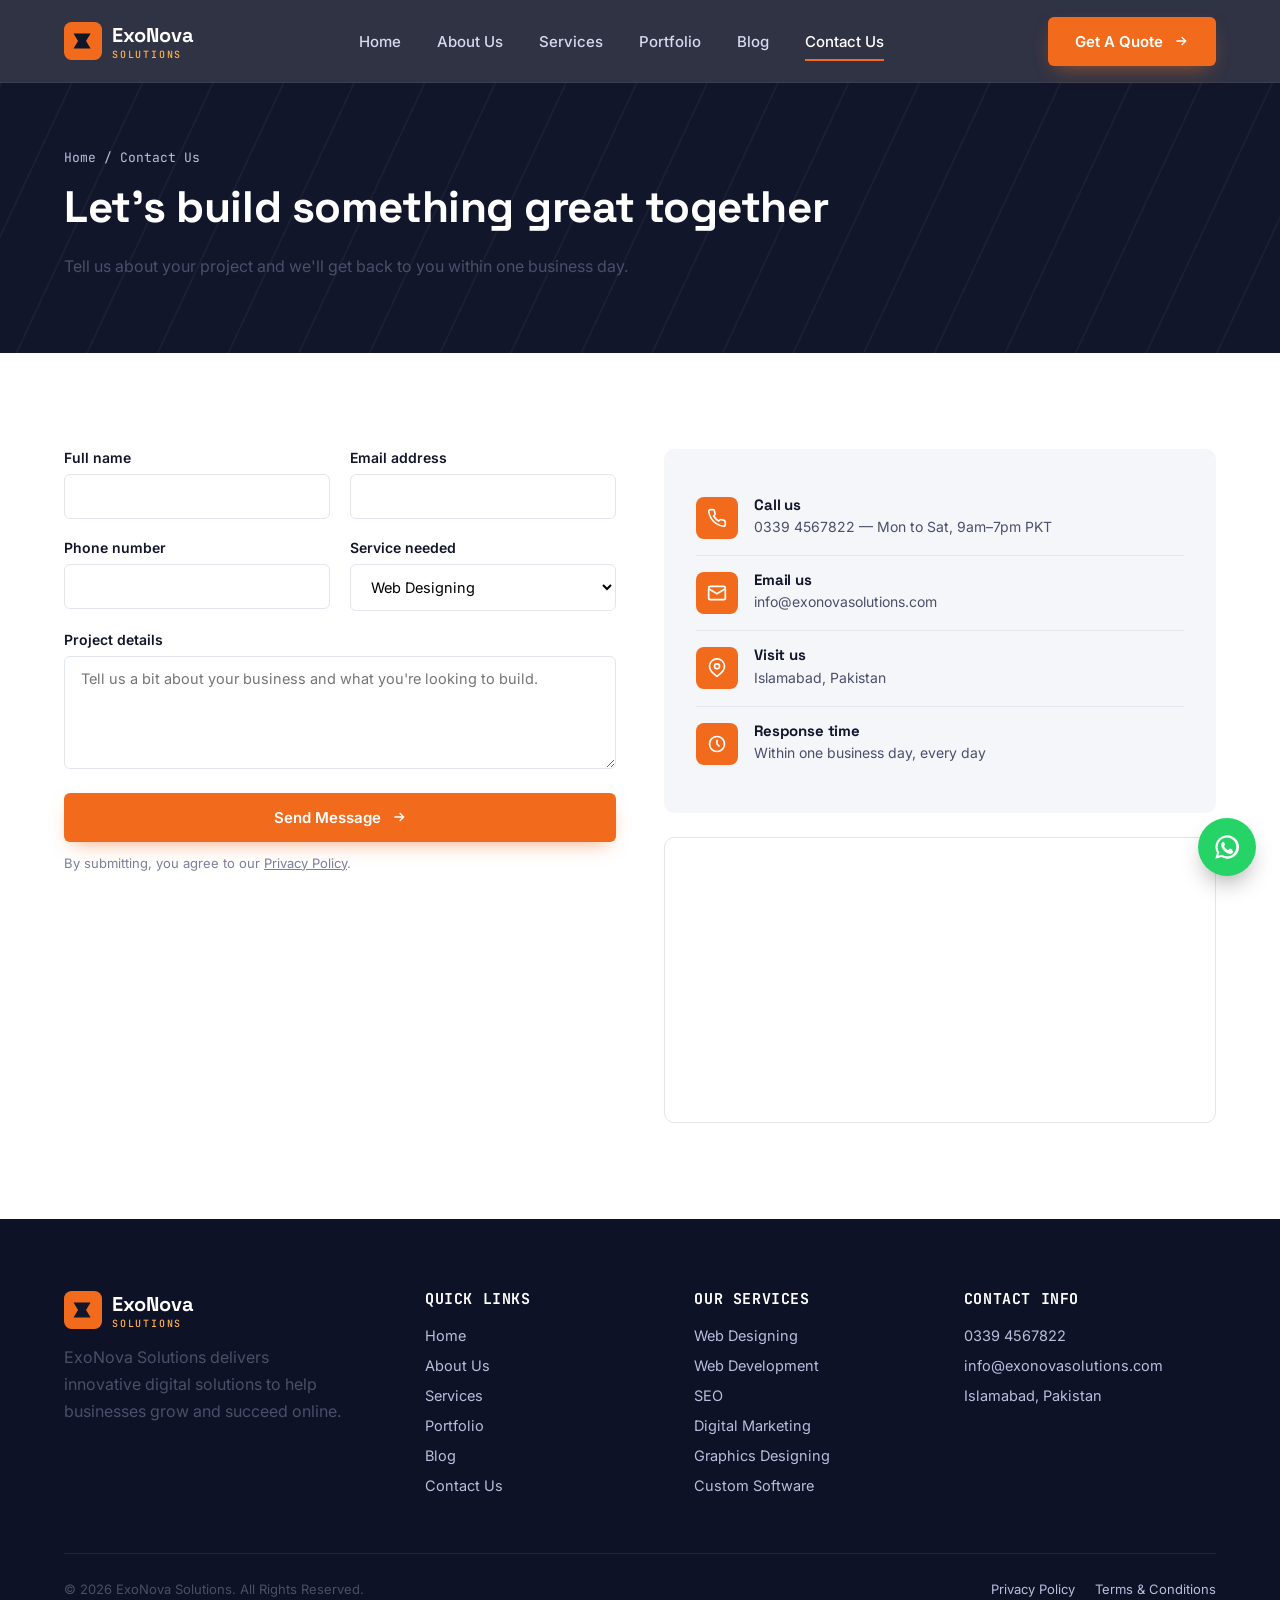
<file: contact.html>
<!DOCTYPE html>
<html lang="en">
<head>
<meta charset="UTF-8">
<meta name="viewport" content="width=device-width, initial-scale=1.0">
<title>Contact ExoNova Solutions | Get A Quote Today</title>
<meta name="description" content="Get in touch with ExoNova Solutions in Islamabad for web design, development, SEO, marketing and custom software. Call 0339 4567822 or send us a message.">
<link rel="canonical" href="https://www.exonovasolutions.com/contact.html">
<meta name="robots" content="index, follow">
<meta property="og:type" content="website">
<meta property="og:title" content="Contact ExoNova Solutions">
<meta property="og:description" content="Tell us about your project — we reply within one business day.">
<meta property="og:url" content="https://www.exonovasolutions.com/contact.html">
<link rel="icon" href="data:image/svg+xml,<svg xmlns=%22http://www.w3.org/2000/svg%22 viewBox=%220 0 100 100%22><rect width=%22100%22 height=%22100%22 rx=%2220%22 fill=%22%2312162B%22/><path d=%22M25 30h45L58 50l12 20H25l12-20z%22 fill=%22%23F26B1D%22/></svg>">
<link rel="preconnect" href="https://fonts.googleapis.com">
<link rel="preconnect" href="https://fonts.gstatic.com" crossorigin>
<link href="https://fonts.googleapis.com/css2?family=Space+Grotesk:wght@500;600;700&family=Inter:wght@400;500;600;700&family=JetBrains+Mono:wght@400;500&display=swap" rel="stylesheet">
<link rel="stylesheet" href="css/style.css">
<script type="application/ld+json">
{
  "@context": "https://schema.org",
  "@type": "BreadcrumbList",
  "itemListElement": [
    {"@type":"ListItem","position":1,"name":"Home","item":"https://www.exonovasolutions.com/"},
    {"@type":"ListItem","position":2,"name":"Contact Us","item":"https://www.exonovasolutions.com/contact.html"}
  ]
}
</script>
<script type="application/ld+json">
{
  "@context": "https://schema.org",
  "@type": "ContactPage",
  "name": "Contact ExoNova Solutions",
  "url": "https://www.exonovasolutions.com/contact.html",
  "mainEntity": {
    "@type": "Organization",
    "name": "ExoNova Solutions",
    "contactPoint": {
      "@type": "ContactPoint",
      "telephone": "+92-339-4567822",
      "contactType": "customer service",
      "areaServed": "PK",
      "availableLanguage": ["English","Urdu"]
    }
  }
}
</script>
</head>
<body>
<a class="skip-link" href="#main">Skip to main content</a>
<header class="site-header">
  <div class="container">
    <a href="index.html" class="logo" aria-label="ExoNova Solutions home">
      <svg class="logo-mark" viewBox="0 0 100 100" aria-hidden="true"><rect width="100" height="100" rx="20" fill="#F26B1D"/><path d="M25 30h45L58 50l12 20H25l12-20z" fill="#12162B"/></svg>
      <span>ExoNova<br><small>SOLUTIONS</small></span>
    </a>
    <nav class="nav" aria-label="Primary">
      <a href="index.html">Home</a>
      <a href="about.html">About Us</a>
      <a href="services.html">Services</a>
      <a href="portfolio.html">Portfolio</a>
      <a href="blog.html">Blog</a>
      <a href="contact.html" aria-current="page">Contact Us</a>
    </nav>
    <div class="header-actions">
      <a href="contact.html" class="btn btn-primary">Get A Quote
        <svg viewBox="0 0 24 24" fill="none" stroke="currentColor" stroke-width="2"><path d="M5 12h14M13 6l6 6-6 6"/></svg>
      </a>
      <button class="menu-toggle" aria-label="Toggle menu" aria-expanded="false">
        <svg viewBox="0 0 24 24" fill="none" stroke="currentColor" stroke-width="2"><path d="M3 6h18M3 12h18M3 18h18"/></svg>
      </button>
    </div>
  </div>
</header>

<main id="main">
  <section class="page-hero">
    <div class="container">
      <p class="breadcrumb"><a href="index.html">Home</a> / Contact Us</p>
      <h1>Let's build something great together</h1>
      <p style="max-width:600px;">Tell us about your project and we'll get back to you within one business day.</p>
    </div>
  </section>

  <section class="section">
    <div class="container grid grid-2" style="gap:48px; align-items:flex-start;">
      <div data-reveal>
        <div class="form-success">Thanks — your message has been received. We'll be in touch within one business day.</div>
        <form id="contact-form" novalidate>
          <div class="form-grid">
            <div class="form-field"><label for="name">Full name</label><input id="name" name="name" type="text" required autocomplete="name"></div>
            <div class="form-field"><label for="email">Email address</label><input id="email" name="email" type="email" required autocomplete="email"></div>
          </div>
          <div class="form-grid">
            <div class="form-field"><label for="phone">Phone number</label><input id="phone" name="phone" type="tel" autocomplete="tel"></div>
            <div class="form-field"><label for="service">Service needed</label>
              <select id="service" name="service">
                <option>Web Designing</option>
                <option>Web Development</option>
                <option>SEO</option>
                <option>Digital Marketing</option>
                <option>Graphics Designing</option>
                <option>Custom Software</option>
                <option>Not sure yet</option>
              </select>
            </div>
          </div>
          <div class="form-field"><label for="message">Project details</label><textarea id="message" name="message" rows="5" required placeholder="Tell us a bit about your business and what you're looking to build."></textarea></div>
          <button type="submit" class="btn btn-primary btn-block">Send Message
            <svg viewBox="0 0 24 24" fill="none" stroke="currentColor" stroke-width="2"><path d="M5 12h14M13 6l6 6-6 6"/></svg>
          </button>
          <p class="form-note">By submitting, you agree to our <a href="privacy-policy.html" style="text-decoration:underline;">Privacy Policy</a>.</p>
        </form>
      </div>

      <div data-reveal>
        <div class="contact-info-card">
          <ul>
            <li><div class="ic"><svg viewBox="0 0 24 24" fill="none" stroke="currentColor" stroke-width="2"><path d="M22 16.9v3a2 2 0 0 1-2.2 2 19.8 19.8 0 0 1-8.6-3.1 19.5 19.5 0 0 1-6-6A19.8 19.8 0 0 1 2.1 4.2 2 2 0 0 1 4 2h3a2 2 0 0 1 2 1.7c.1.9.3 1.8.6 2.6a2 2 0 0 1-.4 2.1L8 9.6a16 16 0 0 0 6 6l1.2-1.2a2 2 0 0 1 2.1-.4c.8.3 1.7.5 2.6.6a2 2 0 0 1 1.7 2z"/></svg></div><div><h4>Call us</h4><p><a href="tel:+923394567822">0339 4567822</a> — Mon to Sat, 9am–7pm PKT</p></div></li>
            <li><div class="ic"><svg viewBox="0 0 24 24" fill="none" stroke="currentColor" stroke-width="2"><rect x="2" y="4" width="20" height="16" rx="2"/><path d="m2 7 10 6 10-6"/></svg></div><div><h4>Email us</h4><p><a href="mailto:info@exonovasolutions.com">info@exonovasolutions.com</a></p></div></li>
            <li><div class="ic"><svg viewBox="0 0 24 24" fill="none" stroke="currentColor" stroke-width="2"><path d="M21 10c0 6-9 12-9 12S3 16 3 10a9 9 0 0 1 18 0z"/><circle cx="12" cy="10" r="3"/></svg></div><div><h4>Visit us</h4><p>Islamabad, Pakistan</p></div></li>
            <li><div class="ic"><svg viewBox="0 0 24 24" fill="none" stroke="currentColor" stroke-width="2"><circle cx="12" cy="12" r="9"/><path d="M12 7v5l3 3"/></svg></div><div><h4>Response time</h4><p>Within one business day, every day</p></div></li>
          </ul>
        </div>
        <div class="map-frame" style="margin-top:24px;">
          <iframe title="ExoNova Solutions location map — Islamabad, Pakistan" src="https://www.google.com/maps?q=Islamabad,Pakistan&output=embed" width="100%" height="280" style="border:0;" loading="lazy" referrerpolicy="no-referrer-when-downgrade"></iframe>
        </div>
      </div>
    </div>
  </section>
</main>

<footer class="site-footer">
  <div class="container">
    <div class="footer-grid">
      <div>
        <a href="index.html" class="logo" style="margin-bottom:14px;">
          <svg class="logo-mark" viewBox="0 0 100 100" aria-hidden="true"><rect width="100" height="100" rx="20" fill="#F26B1D"/><path d="M25 30h45L58 50l12 20H25l12-20z" fill="#12162B"/></svg>
          <span>ExoNova<br><small>SOLUTIONS</small></span>
        </a>
        <p style="max-width:280px;">ExoNova Solutions delivers innovative digital solutions to help businesses grow and succeed online.</p>
      </div>
      <div><h4>Quick Links</h4><ul>
        <li><a href="index.html">Home</a></li><li><a href="about.html">About Us</a></li><li><a href="services.html">Services</a></li><li><a href="portfolio.html">Portfolio</a></li><li><a href="blog.html">Blog</a></li><li><a href="contact.html">Contact Us</a></li>
      </ul></div>
      <div><h4>Our Services</h4><ul>
        <li><a href="services.html#web-design">Web Designing</a></li><li><a href="services.html#web-development">Web Development</a></li><li><a href="services.html#seo">SEO</a></li><li><a href="services.html#digital-marketing">Digital Marketing</a></li><li><a href="services.html#graphics">Graphics Designing</a></li><li><a href="services.html#custom-software">Custom Software</a></li>
      </ul></div>
      <div><h4>Contact Info</h4><ul>
        <li><a href="tel:+923394567822">0339 4567822</a></li><li><a href="mailto:info@exonovasolutions.com">info@exonovasolutions.com</a></li><li><a href="contact.html">Islamabad, Pakistan</a></li>
      </ul></div>
    </div>
    <div class="footer-bottom">
      <p style="margin:0;">© 2026 ExoNova Solutions. All Rights Reserved.</p>
      <div class="legal"><a href="privacy-policy.html">Privacy Policy</a><a href="terms.html">Terms &amp; Conditions</a></div>
    </div>
  </div>
</footer>
<a href="https://wa.me/923394567822" class="whatsapp-fab" aria-label="Chat on WhatsApp" target="_blank" rel="noopener"><svg viewBox="0 0 24 24" fill="currentColor"><path d="M12 2a10 10 0 0 0-8.6 15L2 22l5.2-1.4A10 10 0 1 0 12 2zm0 18a8 8 0 0 1-4.1-1.1l-.3-.2-3 .8.8-2.9-.2-.3A8 8 0 1 1 12 20zm4.4-5.9c-.2-.1-1.4-.7-1.6-.8-.2-.1-.4-.1-.5.1-.2.2-.6.8-.8 1-.1.1-.3.2-.5.1-.7-.3-1.4-.7-2-1.3-.5-.5-1-1.1-1.4-1.7-.1-.2 0-.4.1-.5l.4-.4c.1-.1.1-.3.2-.4.1-.1 0-.3 0-.4-.1-.1-.5-1.3-.7-1.7-.2-.5-.4-.4-.5-.4h-.5c-.2 0-.4.1-.6.3-.7.7-1 1.5-1 2.4.1 1 .5 2 1.1 2.9 1.1 1.7 2.5 3.1 4.3 4 .5.2 1 .4 1.5.5.6.2 1.1.2 1.6.1.5-.1 1.4-.6 1.6-1.1.2-.5.2-1 .1-1.1 0-.2-.2-.2-.4-.3z"/></svg></a>
<script src="js/script.js"></script>
</body>
</html>
</file>
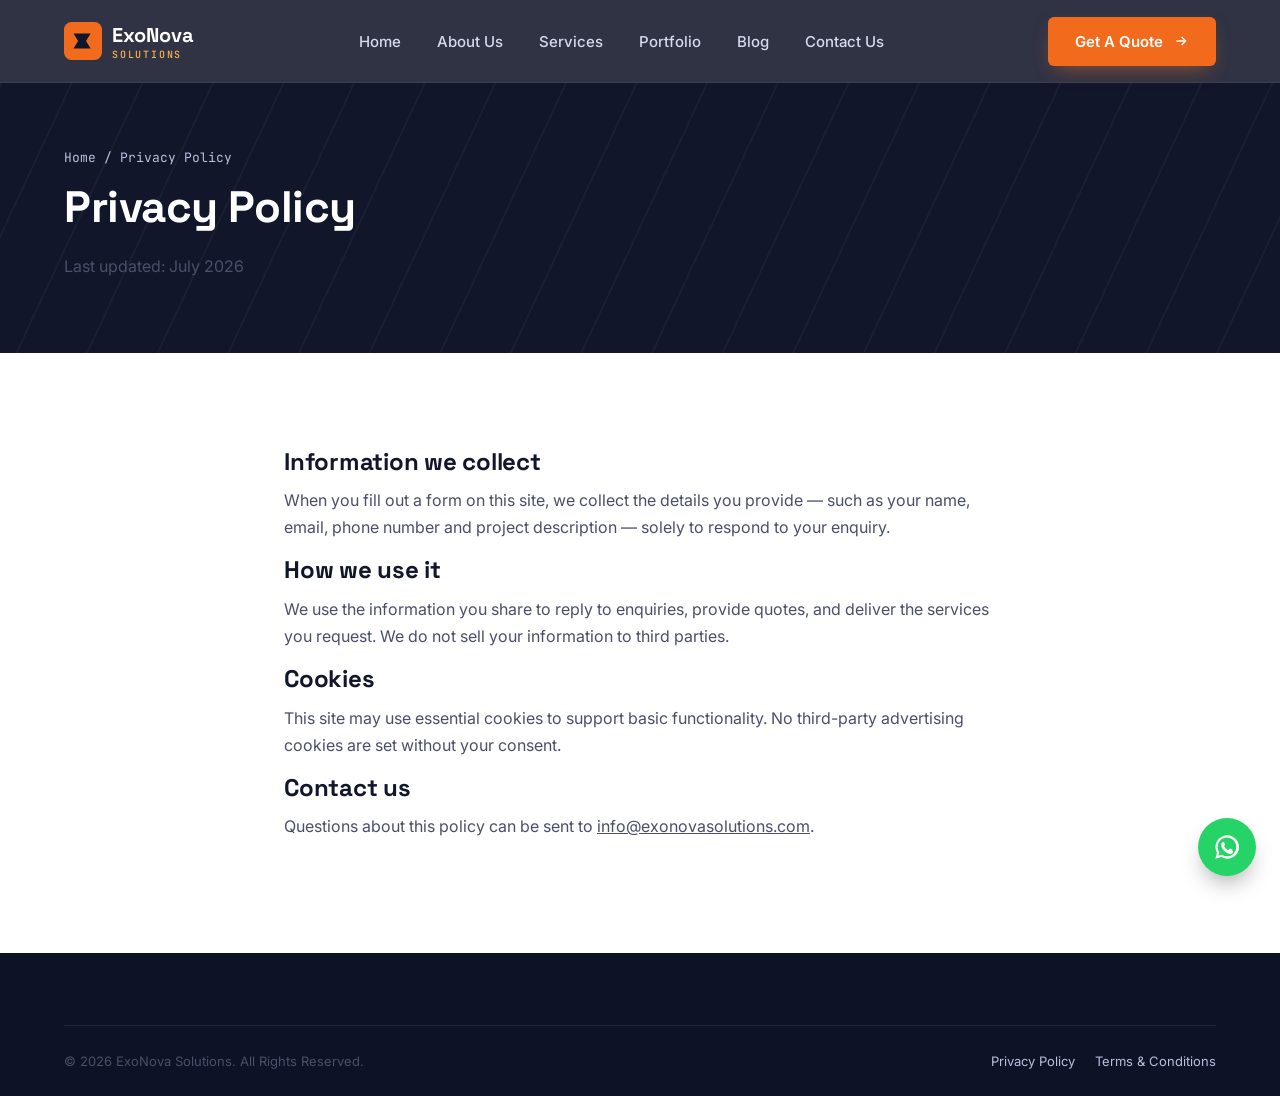
<file: privacy-policy.html>
<!DOCTYPE html>
<html lang="en">
<head>
<meta charset="UTF-8">
<meta name="viewport" content="width=device-width, initial-scale=1.0">
<title>Privacy Policy — ExoNova Solutions</title>
<meta name="description" content="Read ExoNova Solutions' privacy policy to understand how we collect, use and protect your information.">
<link rel="canonical" href="https://www.exonovasolutions.com/privacy-policy.html">
<meta name="robots" content="index, follow">
<link rel="icon" href="data:image/svg+xml,<svg xmlns=%22http://www.w3.org/2000/svg%22 viewBox=%220 0 100 100%22><rect width=%22100%22 height=%22100%22 rx=%2220%22 fill=%22%2312162B%22/><path d=%22M25 30h45L58 50l12 20H25l12-20z%22 fill=%22%23F26B1D%22/></svg>">
<link rel="preconnect" href="https://fonts.googleapis.com">
<link rel="preconnect" href="https://fonts.gstatic.com" crossorigin>
<link href="https://fonts.googleapis.com/css2?family=Space+Grotesk:wght@500;600;700&family=Inter:wght@400;500;600;700&family=JetBrains+Mono:wght@400;500&display=swap" rel="stylesheet">
<link rel="stylesheet" href="css/style.css">
</head>
<body>
<a class="skip-link" href="#main">Skip to main content</a>
<header class="site-header">
  <div class="container">
    <a href="index.html" class="logo" aria-label="ExoNova Solutions home">
      <svg class="logo-mark" viewBox="0 0 100 100" aria-hidden="true"><rect width="100" height="100" rx="20" fill="#F26B1D"/><path d="M25 30h45L58 50l12 20H25l12-20z" fill="#12162B"/></svg>
      <span>ExoNova<br><small>SOLUTIONS</small></span>
    </a>
    <nav class="nav" aria-label="Primary">
      <a href="index.html">Home</a>
      <a href="about.html">About Us</a>
      <a href="services.html">Services</a>
      <a href="portfolio.html">Portfolio</a>
      <a href="blog.html">Blog</a>
      <a href="contact.html">Contact Us</a>
    </nav>
    <div class="header-actions">
      <a href="contact.html" class="btn btn-primary">Get A Quote<svg viewBox="0 0 24 24" fill="none" stroke="currentColor" stroke-width="2"><path d="M5 12h14M13 6l6 6-6 6"/></svg></a>
      <button class="menu-toggle" aria-label="Toggle menu" aria-expanded="false"><svg viewBox="0 0 24 24" fill="none" stroke="currentColor" stroke-width="2"><path d="M3 6h18M3 12h18M3 18h18"/></svg></button>
    </div>
  </div>
</header>
<main id="main">
  <section class="page-hero">
    <div class="container">
      <p class="breadcrumb"><a href="index.html">Home</a> / Privacy Policy</p>
      <h1>Privacy Policy</h1>
      <p>Last updated: July 2026</p>
    </div>
  </section>
  <section class="section">
    <div class="container" style="max-width:760px;">
      <h2>Information we collect</h2>
      <p>When you fill out a form on this site, we collect the details you provide — such as your name, email, phone number and project description — solely to respond to your enquiry.</p>
      <h2>How we use it</h2>
      <p>We use the information you share to reply to enquiries, provide quotes, and deliver the services you request. We do not sell your information to third parties.</p>
      <h2>Cookies</h2>
      <p>This site may use essential cookies to support basic functionality. No third-party advertising cookies are set without your consent.</p>
      <h2>Contact us</h2>
      <p>Questions about this policy can be sent to <a href="mailto:info@exonovasolutions.com" style="text-decoration:underline;">info@exonovasolutions.com</a>.</p>
    </div>
  </section>
</main>
<footer class="site-footer">
  <div class="container">
    <div class="footer-bottom" style="border-top:1px solid rgba(255,255,255,.08); padding-top:24px;">
      <p style="margin:0;">© 2026 ExoNova Solutions. All Rights Reserved.</p>
      <div class="legal"><a href="privacy-policy.html">Privacy Policy</a><a href="terms.html">Terms &amp; Conditions</a></div>
    </div>
  </div>
</footer>
<a href="https://wa.me/923394567822" class="whatsapp-fab" aria-label="Chat on WhatsApp" target="_blank" rel="noopener"><svg viewBox="0 0 24 24" fill="currentColor"><path d="M12 2a10 10 0 0 0-8.6 15L2 22l5.2-1.4A10 10 0 1 0 12 2zm0 18a8 8 0 0 1-4.1-1.1l-.3-.2-3 .8.8-2.9-.2-.3A8 8 0 1 1 12 20zm4.4-5.9c-.2-.1-1.4-.7-1.6-.8-.2-.1-.4-.1-.5.1-.2.2-.6.8-.8 1-.1.1-.3.2-.5.1-.7-.3-1.4-.7-2-1.3-.5-.5-1-1.1-1.4-1.7-.1-.2 0-.4.1-.5l.4-.4c.1-.1.1-.3.2-.4.1-.1 0-.3 0-.4-.1-.1-.5-1.3-.7-1.7-.2-.5-.4-.4-.5-.4h-.5c-.2 0-.4.1-.6.3-.7.7-1 1.5-1 2.4.1 1 .5 2 1.1 2.9 1.1 1.7 2.5 3.1 4.3 4 .5.2 1 .4 1.5.5.6.2 1.1.2 1.6.1.5-.1 1.4-.6 1.6-1.1.2-.5.2-1 .1-1.1 0-.2-.2-.2-.4-.3z"/></svg></a>
<script src="js/script.js"></script>
</body>
</html>
</file>
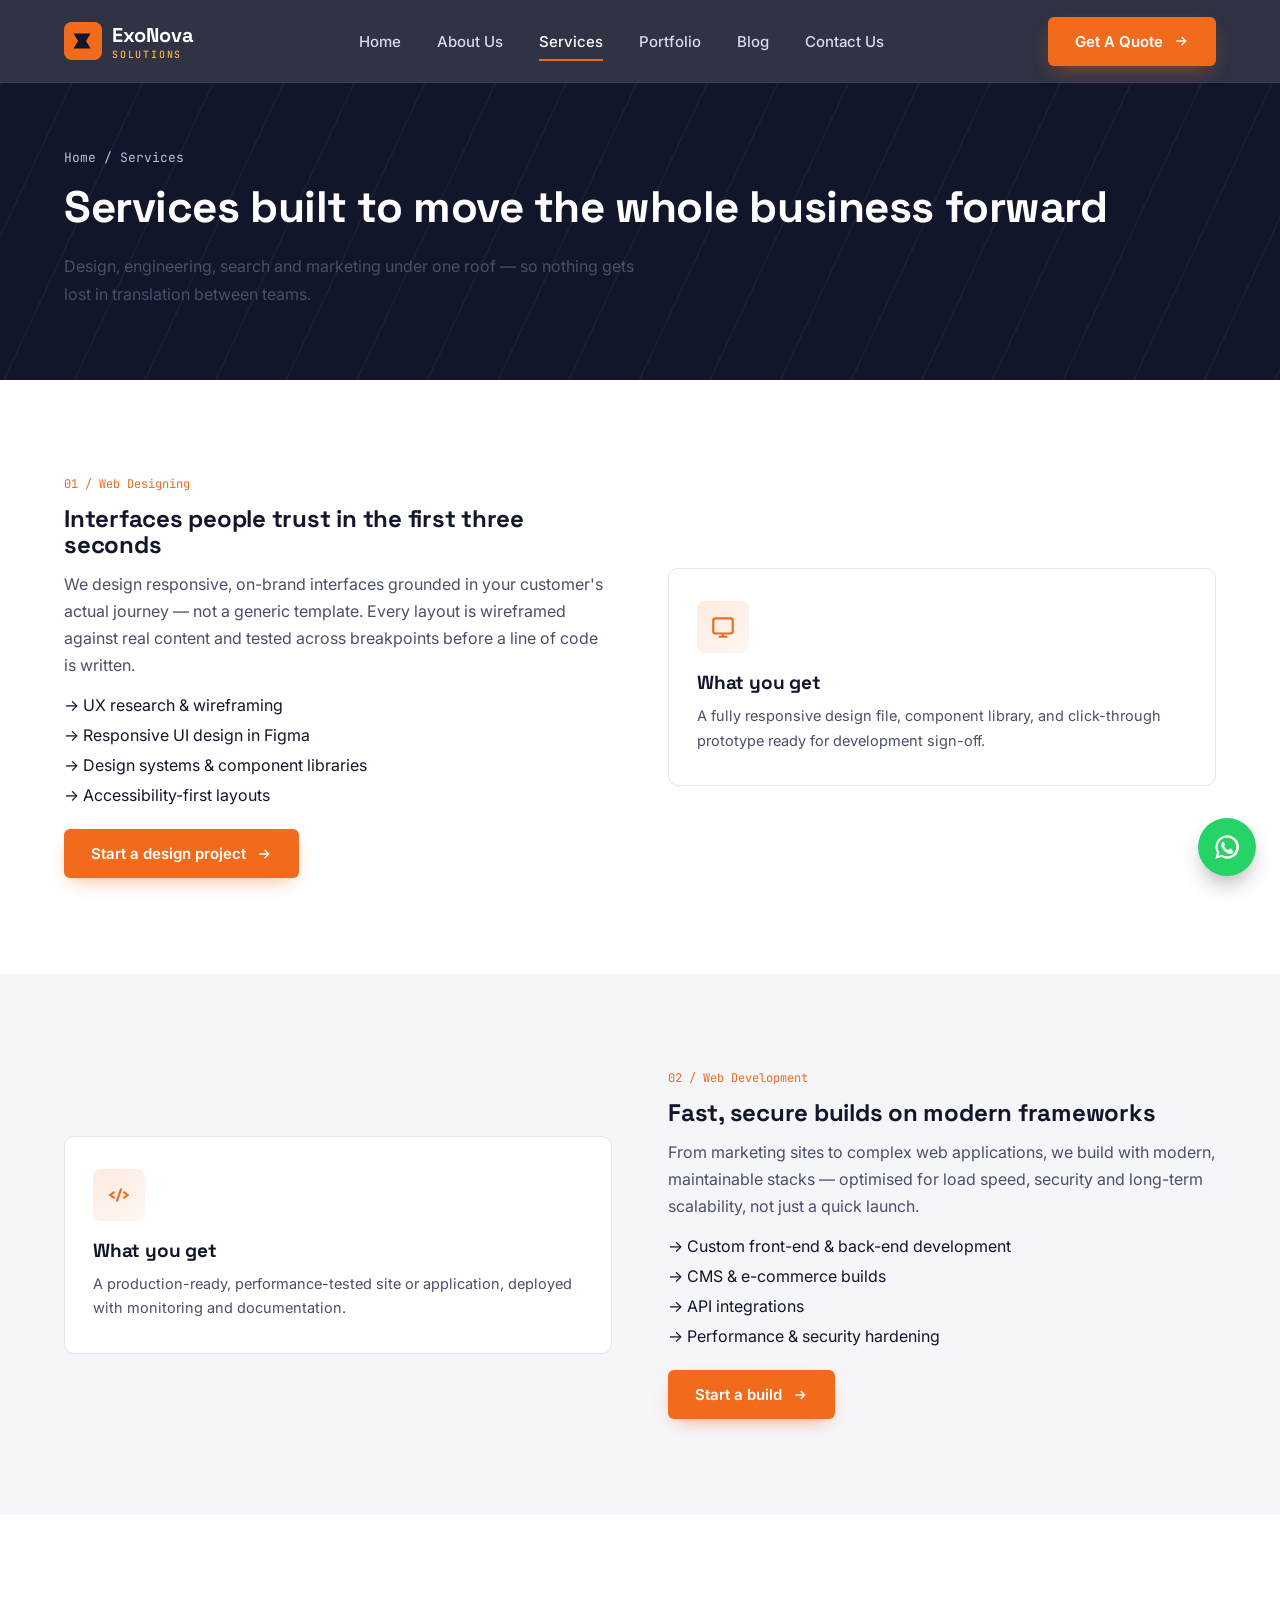
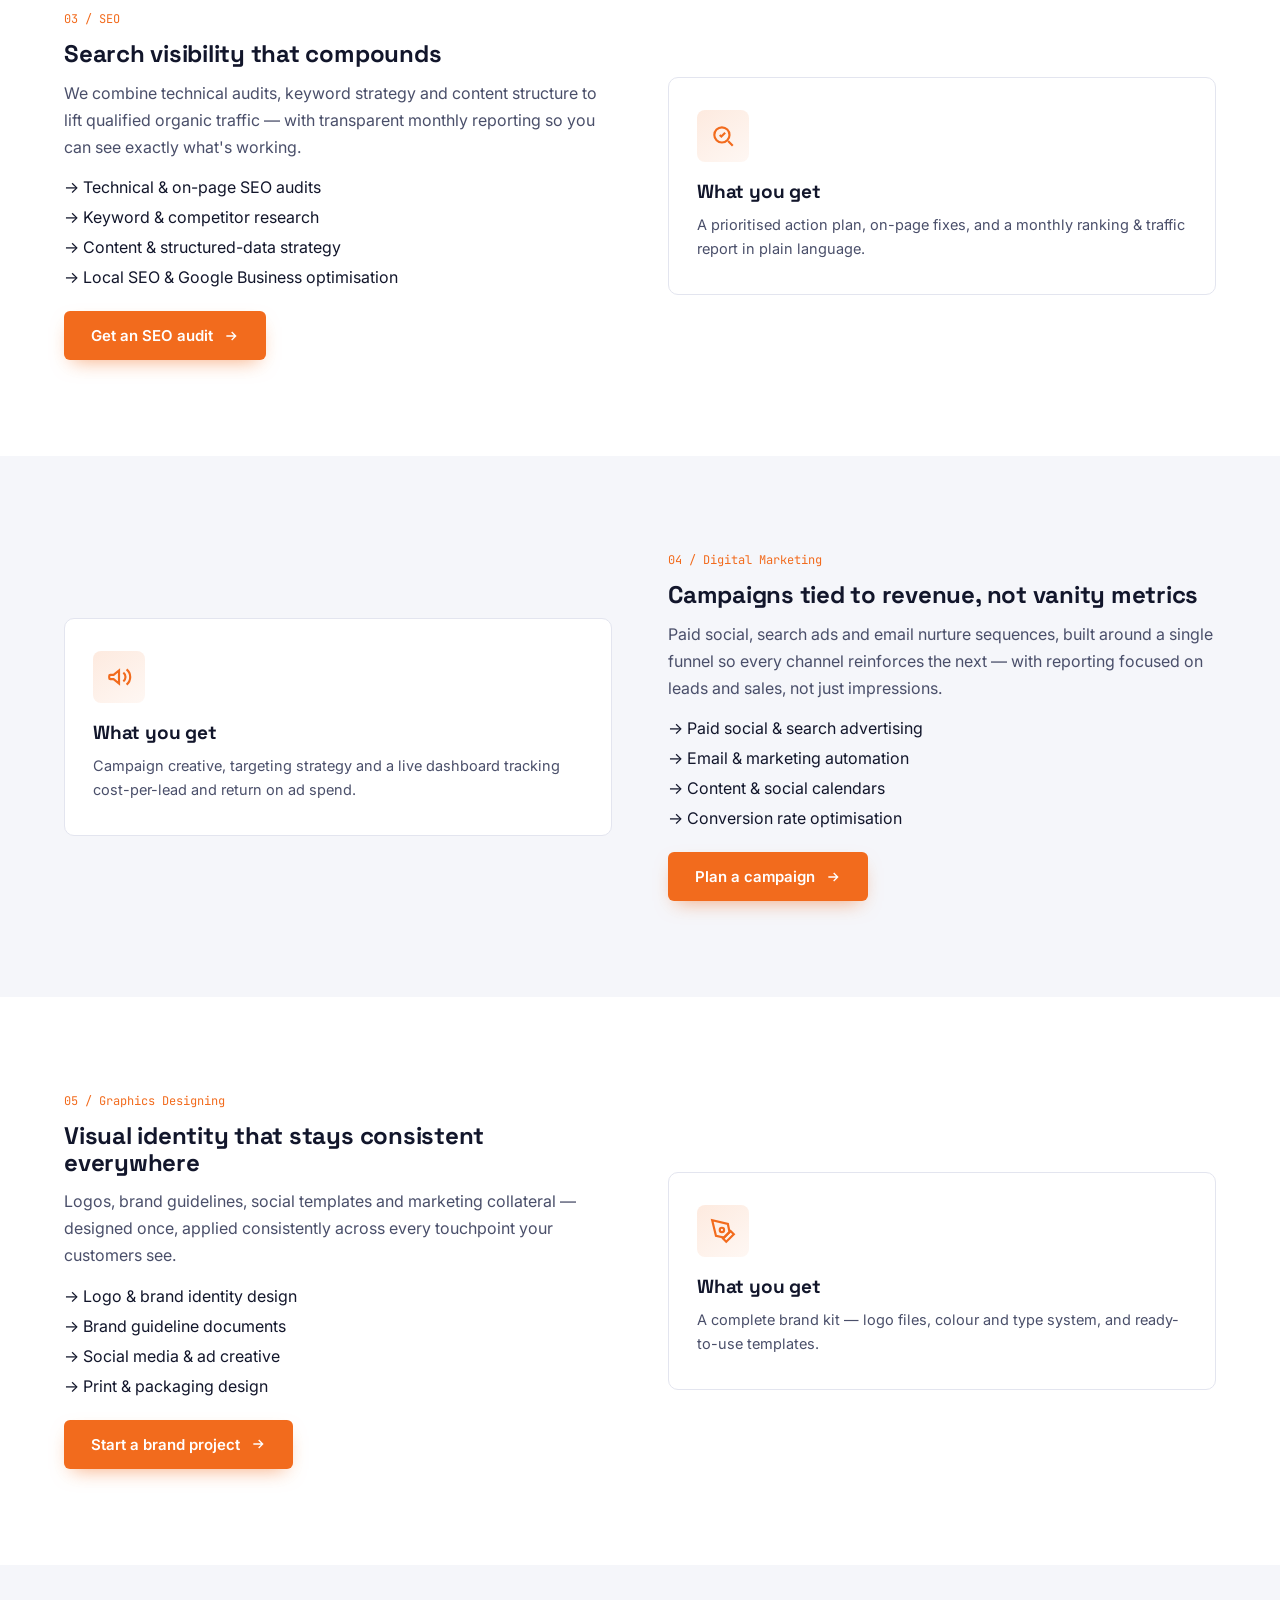
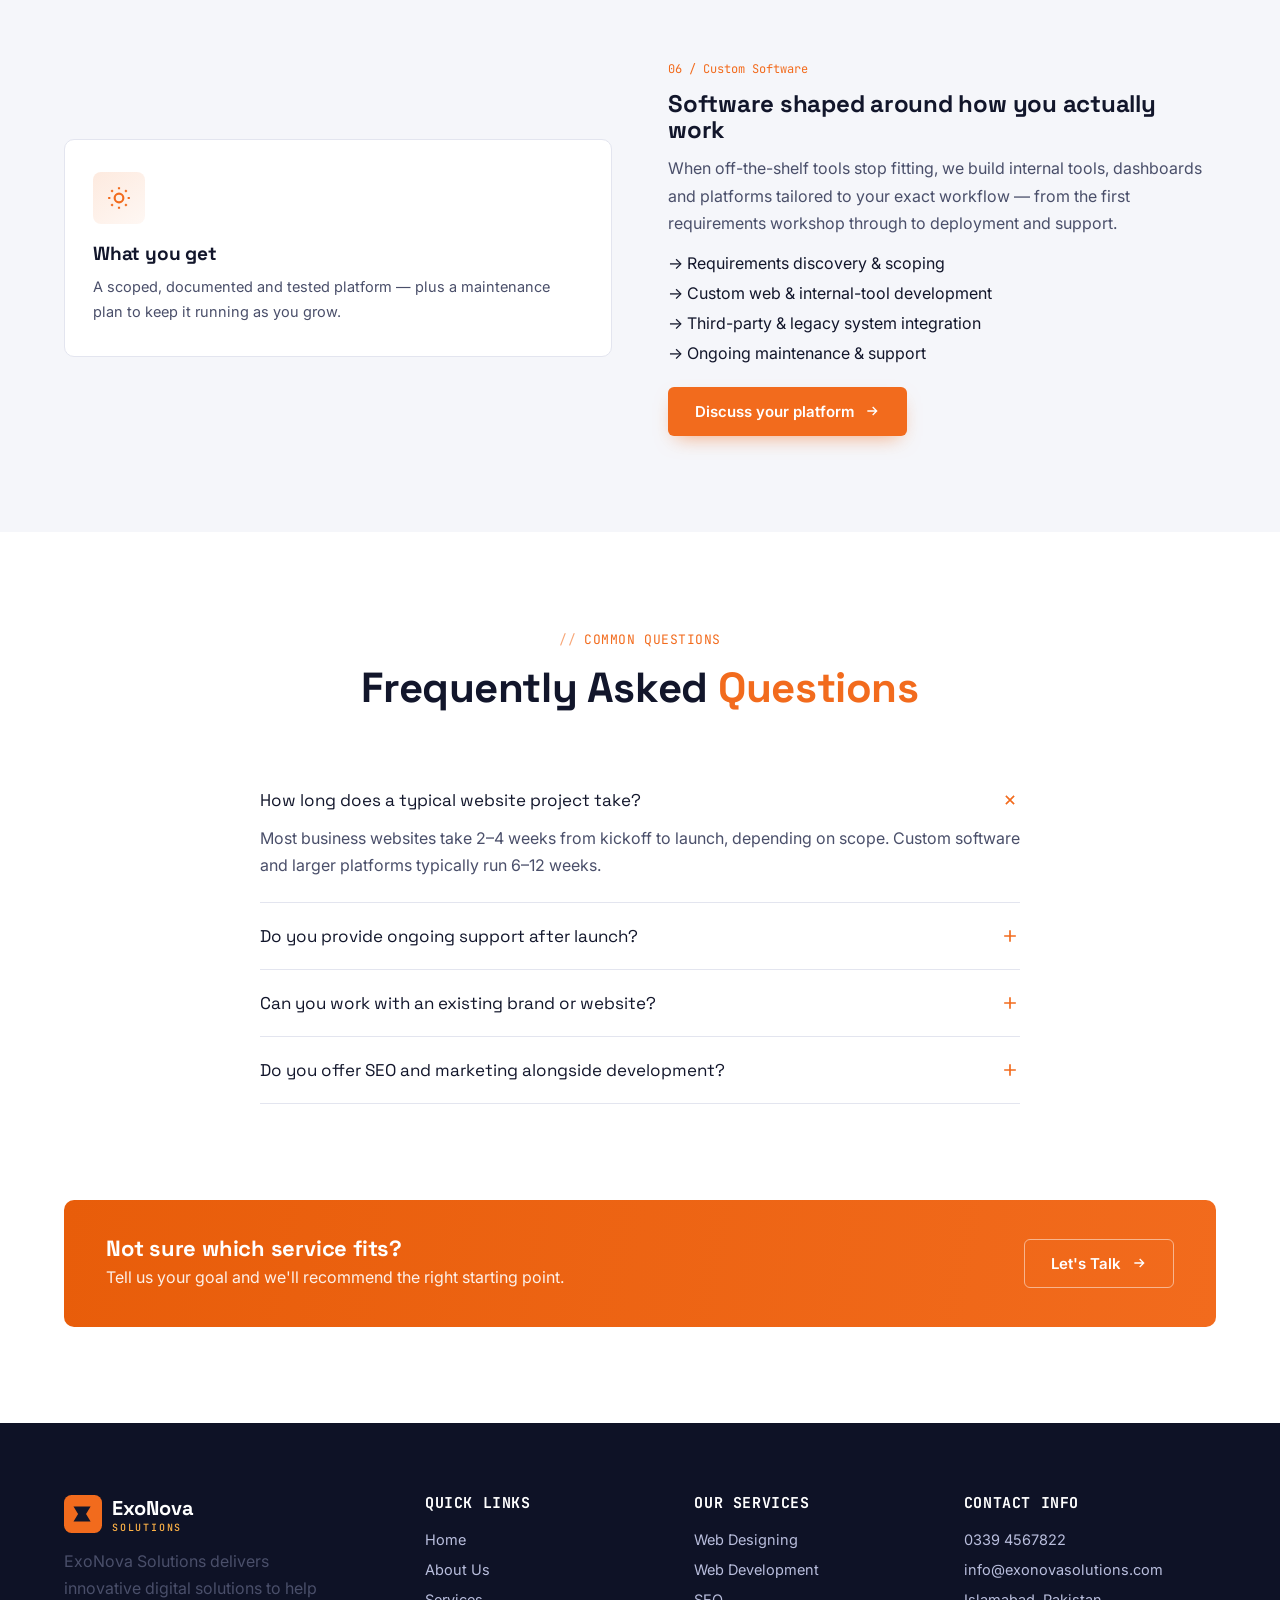
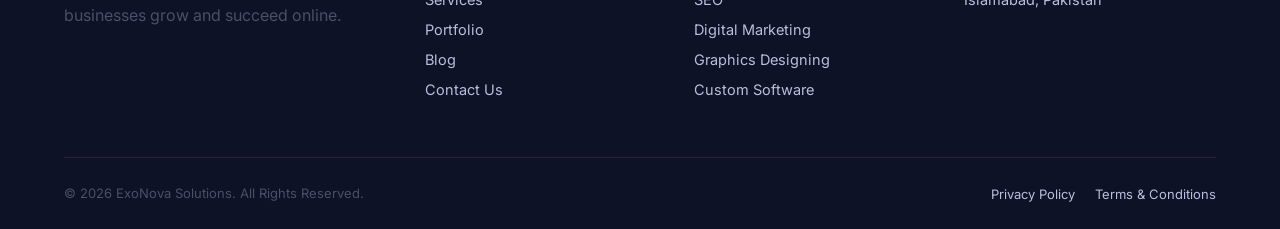
<file: services.html>
<!DOCTYPE html>
<html lang="en">
<head>
<meta charset="UTF-8">
<meta name="viewport" content="width=device-width, initial-scale=1.0">
<title>Services | Web Design, Development, SEO &amp; Marketing — ExoNova Solutions</title>
<meta name="description" content="Explore ExoNova Solutions' services: web designing, web development, SEO, digital marketing, graphics designing and custom software — built to grow your business.">
<link rel="canonical" href="https://www.exonovasolutions.com/services.html">
<meta name="robots" content="index, follow">
<meta property="og:type" content="website">
<meta property="og:title" content="Services — ExoNova Solutions">
<meta property="og:description" content="Web design, development, SEO, marketing, graphics and custom software, delivered end-to-end.">
<meta property="og:url" content="https://www.exonovasolutions.com/services.html">
<link rel="icon" href="data:image/svg+xml,<svg xmlns=%22http://www.w3.org/2000/svg%22 viewBox=%220 0 100 100%22><rect width=%22100%22 height=%22100%22 rx=%2220%22 fill=%22%2312162B%22/><path d=%22M25 30h45L58 50l12 20H25l12-20z%22 fill=%22%23F26B1D%22/></svg>">
<link rel="preconnect" href="https://fonts.googleapis.com">
<link rel="preconnect" href="https://fonts.gstatic.com" crossorigin>
<link href="https://fonts.googleapis.com/css2?family=Space+Grotesk:wght@500;600;700&family=Inter:wght@400;500;600;700&family=JetBrains+Mono:wght@400;500&display=swap" rel="stylesheet">
<link rel="stylesheet" href="css/style.css">
<script type="application/ld+json">
{
  "@context": "https://schema.org",
  "@type": "BreadcrumbList",
  "itemListElement": [
    {"@type":"ListItem","position":1,"name":"Home","item":"https://www.exonovasolutions.com/"},
    {"@type":"ListItem","position":2,"name":"Services","item":"https://www.exonovasolutions.com/services.html"}
  ]
}
</script>
<script type="application/ld+json">
{
  "@context": "https://schema.org",
  "@type": "Service",
  "serviceType": "Web design, web development, SEO, digital marketing, graphics designing and custom software",
  "provider": {"@type":"Organization","name":"ExoNova Solutions","url":"https://www.exonovasolutions.com/"},
  "areaServed": "Worldwide",
  "hasOfferCatalog": {
    "@type": "OfferCatalog",
    "name": "ExoNova Solutions Services",
    "itemListElement": [
      {"@type":"Offer","itemOffered":{"@type":"Service","name":"Web Designing"}},
      {"@type":"Offer","itemOffered":{"@type":"Service","name":"Web Development"}},
      {"@type":"Offer","itemOffered":{"@type":"Service","name":"SEO"}},
      {"@type":"Offer","itemOffered":{"@type":"Service","name":"Digital Marketing"}},
      {"@type":"Offer","itemOffered":{"@type":"Service","name":"Graphics Designing"}},
      {"@type":"Offer","itemOffered":{"@type":"Service","name":"Custom Software Development"}}
    ]
  }
}
</script>
<script type="application/ld+json">
{
  "@context": "https://schema.org",
  "@type": "FAQPage",
  "mainEntity": [
    {"@type":"Question","name":"How long does a typical website project take?","acceptedAnswer":{"@type":"Answer","text":"Most business websites take 2 to 4 weeks from kickoff to launch, depending on scope. Custom software and larger platforms typically run 6 to 12 weeks."}},
    {"@type":"Question","name":"Do you provide ongoing support after launch?","acceptedAnswer":{"@type":"Answer","text":"Yes. Every project includes a support window after launch, and we offer 24/7 maintenance plans for clients who want ongoing updates, monitoring and improvements."}},
    {"@type":"Question","name":"Can you work with an existing brand or website?","acceptedAnswer":{"@type":"Answer","text":"Yes. We regularly redesign existing sites, migrate platforms, and extend existing codebases rather than starting from scratch."}},
    {"@type":"Question","name":"Do you offer SEO and marketing alongside development?","acceptedAnswer":{"@type":"Answer","text":"Yes. SEO and digital marketing are built into our process from day one so the sites we build are structured to rank and convert, not just to look good."}}
  ]
}
</script>
</head>
<body>
<a class="skip-link" href="#main">Skip to main content</a>
<header class="site-header">
  <div class="container">
    <a href="index.html" class="logo" aria-label="ExoNova Solutions home">
      <svg class="logo-mark" viewBox="0 0 100 100" aria-hidden="true"><rect width="100" height="100" rx="20" fill="#F26B1D"/><path d="M25 30h45L58 50l12 20H25l12-20z" fill="#12162B"/></svg>
      <span>ExoNova<br><small>SOLUTIONS</small></span>
    </a>
    <nav class="nav" aria-label="Primary">
      <a href="index.html">Home</a>
      <a href="about.html">About Us</a>
      <a href="services.html" aria-current="page">Services</a>
      <a href="portfolio.html">Portfolio</a>
      <a href="blog.html">Blog</a>
      <a href="contact.html">Contact Us</a>
    </nav>
    <div class="header-actions">
      <a href="contact.html" class="btn btn-primary">Get A Quote
        <svg viewBox="0 0 24 24" fill="none" stroke="currentColor" stroke-width="2"><path d="M5 12h14M13 6l6 6-6 6"/></svg>
      </a>
      <button class="menu-toggle" aria-label="Toggle menu" aria-expanded="false">
        <svg viewBox="0 0 24 24" fill="none" stroke="currentColor" stroke-width="2"><path d="M3 6h18M3 12h18M3 18h18"/></svg>
      </button>
    </div>
  </div>
</header>

<main id="main">
  <section class="page-hero">
    <div class="container">
      <p class="breadcrumb"><a href="index.html">Home</a> / Services</p>
      <h1>Services built to move the whole business forward</h1>
      <p style="max-width:600px;">Design, engineering, search and marketing under one roof — so nothing gets lost in translation between teams.</p>
    </div>
  </section>

  <section class="section" id="web-design">
    <div class="container grid grid-2" style="align-items:center; gap:56px;" data-reveal>
      <div>
        <span class="card-num">01 / Web Designing</span>
        <h2>Interfaces people trust in the first three seconds</h2>
        <p>We design responsive, on-brand interfaces grounded in your customer's actual journey — not a generic template. Every layout is wireframed against real content and tested across breakpoints before a line of code is written.</p>
        <ul style="margin:0 0 24px; padding:0; list-style:none; display:grid; gap:10px;">
          <li>→ UX research &amp; wireframing</li>
          <li>→ Responsive UI design in Figma</li>
          <li>→ Design systems &amp; component libraries</li>
          <li>→ Accessibility-first layouts</li>
        </ul>
        <a href="contact.html" class="btn btn-primary">Start a design project <svg viewBox="0 0 24 24" fill="none" stroke="currentColor" stroke-width="2"><path d="M5 12h14M13 6l6 6-6 6"/></svg></a>
      </div>
      <div class="card"><div class="card-icon"><svg viewBox="0 0 24 24" fill="none" stroke="currentColor" stroke-width="2"><rect x="3" y="4" width="18" height="14" rx="2"/><path d="M8 21h8M12 18v3"/></svg></div><h3>What you get</h3><p>A fully responsive design file, component library, and click-through prototype ready for development sign-off.</p></div>
    </div>
  </section>

  <section class="section section--panel" id="web-development">
    <div class="container grid grid-2" style="align-items:center; gap:56px;" data-reveal>
      <div class="card"><div class="card-icon"><svg viewBox="0 0 24 24" fill="none" stroke="currentColor" stroke-width="2"><path d="m8 9-4 3 4 3M16 9l4 3-4 3M14 6l-4 12"/></svg></div><h3>What you get</h3><p>A production-ready, performance-tested site or application, deployed with monitoring and documentation.</p></div>
      <div>
        <span class="card-num">02 / Web Development</span>
        <h2>Fast, secure builds on modern frameworks</h2>
        <p>From marketing sites to complex web applications, we build with modern, maintainable stacks — optimised for load speed, security and long-term scalability, not just a quick launch.</p>
        <ul style="margin:0 0 24px; padding:0; list-style:none; display:grid; gap:10px;">
          <li>→ Custom front-end &amp; back-end development</li>
          <li>→ CMS &amp; e-commerce builds</li>
          <li>→ API integrations</li>
          <li>→ Performance &amp; security hardening</li>
        </ul>
        <a href="contact.html" class="btn btn-primary">Start a build <svg viewBox="0 0 24 24" fill="none" stroke="currentColor" stroke-width="2"><path d="M5 12h14M13 6l6 6-6 6"/></svg></a>
      </div>
    </div>
  </section>

  <section class="section" id="seo">
    <div class="container grid grid-2" style="align-items:center; gap:56px;" data-reveal>
      <div>
        <span class="card-num">03 / SEO</span>
        <h2>Search visibility that compounds</h2>
        <p>We combine technical audits, keyword strategy and content structure to lift qualified organic traffic — with transparent monthly reporting so you can see exactly what's working.</p>
        <ul style="margin:0 0 24px; padding:0; list-style:none; display:grid; gap:10px;">
          <li>→ Technical &amp; on-page SEO audits</li>
          <li>→ Keyword &amp; competitor research</li>
          <li>→ Content &amp; structured-data strategy</li>
          <li>→ Local SEO &amp; Google Business optimisation</li>
        </ul>
        <a href="contact.html" class="btn btn-primary">Get an SEO audit <svg viewBox="0 0 24 24" fill="none" stroke="currentColor" stroke-width="2"><path d="M5 12h14M13 6l6 6-6 6"/></svg></a>
      </div>
      <div class="card"><div class="card-icon"><svg viewBox="0 0 24 24" fill="none" stroke="currentColor" stroke-width="2"><circle cx="11" cy="11" r="7"/><path d="m21 21-4.3-4.3M9 11l1.5 1.5L14 9"/></svg></div><h3>What you get</h3><p>A prioritised action plan, on-page fixes, and a monthly ranking &amp; traffic report in plain language.</p></div>
    </div>
  </section>

  <section class="section section--panel" id="digital-marketing">
    <div class="container grid grid-2" style="align-items:center; gap:56px;" data-reveal>
      <div class="card"><div class="card-icon"><svg viewBox="0 0 24 24" fill="none" stroke="currentColor" stroke-width="2"><path d="M3 11v2a1 1 0 0 0 1 1h3l5 4V6L7 10H4a1 1 0 0 0-1 1zM16 8a5 5 0 0 1 0 8M19 5a9 9 0 0 1 0 14"/></svg></div><h3>What you get</h3><p>Campaign creative, targeting strategy and a live dashboard tracking cost-per-lead and return on ad spend.</p></div>
      <div>
        <span class="card-num">04 / Digital Marketing</span>
        <h2>Campaigns tied to revenue, not vanity metrics</h2>
        <p>Paid social, search ads and email nurture sequences, built around a single funnel so every channel reinforces the next — with reporting focused on leads and sales, not just impressions.</p>
        <ul style="margin:0 0 24px; padding:0; list-style:none; display:grid; gap:10px;">
          <li>→ Paid social &amp; search advertising</li>
          <li>→ Email &amp; marketing automation</li>
          <li>→ Content &amp; social calendars</li>
          <li>→ Conversion rate optimisation</li>
        </ul>
        <a href="contact.html" class="btn btn-primary">Plan a campaign <svg viewBox="0 0 24 24" fill="none" stroke="currentColor" stroke-width="2"><path d="M5 12h14M13 6l6 6-6 6"/></svg></a>
      </div>
    </div>
  </section>

  <section class="section" id="graphics">
    <div class="container grid grid-2" style="align-items:center; gap:56px;" data-reveal>
      <div>
        <span class="card-num">05 / Graphics Designing</span>
        <h2>Visual identity that stays consistent everywhere</h2>
        <p>Logos, brand guidelines, social templates and marketing collateral — designed once, applied consistently across every touchpoint your customers see.</p>
        <ul style="margin:0 0 24px; padding:0; list-style:none; display:grid; gap:10px;">
          <li>→ Logo &amp; brand identity design</li>
          <li>→ Brand guideline documents</li>
          <li>→ Social media &amp; ad creative</li>
          <li>→ Print &amp; packaging design</li>
        </ul>
        <a href="contact.html" class="btn btn-primary">Start a brand project <svg viewBox="0 0 24 24" fill="none" stroke="currentColor" stroke-width="2"><path d="M5 12h14M13 6l6 6-6 6"/></svg></a>
      </div>
      <div class="card"><div class="card-icon"><svg viewBox="0 0 24 24" fill="none" stroke="currentColor" stroke-width="2"><path d="M12 19l7-7 3 3-7 7-3-3z"/><path d="M18 13l-1.5-7.5L2 2l3.5 14.5L13 18l5-5z"/><circle cx="11" cy="11" r="2"/></svg></div><h3>What you get</h3><p>A complete brand kit — logo files, colour and type system, and ready-to-use templates.</p></div>
    </div>
  </section>

  <section class="section section--panel" id="custom-software">
    <div class="container grid grid-2" style="align-items:center; gap:56px;" data-reveal>
      <div class="card"><div class="card-icon"><svg viewBox="0 0 24 24" fill="none" stroke="currentColor" stroke-width="2"><circle cx="12" cy="12" r="4"/><path d="M12 2v2M12 20v2M4.9 4.9l1.4 1.4M17.7 17.7l1.4 1.4M2 12h2M20 12h2M4.9 19.1l1.4-1.4M17.7 6.3l1.4-1.4"/></svg></div><h3>What you get</h3><p>A scoped, documented and tested platform — plus a maintenance plan to keep it running as you grow.</p></div>
      <div>
        <span class="card-num">06 / Custom Software</span>
        <h2>Software shaped around how you actually work</h2>
        <p>When off-the-shelf tools stop fitting, we build internal tools, dashboards and platforms tailored to your exact workflow — from the first requirements workshop through to deployment and support.</p>
        <ul style="margin:0 0 24px; padding:0; list-style:none; display:grid; gap:10px;">
          <li>→ Requirements discovery &amp; scoping</li>
          <li>→ Custom web &amp; internal-tool development</li>
          <li>→ Third-party &amp; legacy system integration</li>
          <li>→ Ongoing maintenance &amp; support</li>
        </ul>
        <a href="contact.html" class="btn btn-primary">Discuss your platform <svg viewBox="0 0 24 24" fill="none" stroke="currentColor" stroke-width="2"><path d="M5 12h14M13 6l6 6-6 6"/></svg></a>
      </div>
    </div>
  </section>

  <section class="section">
    <div class="container">
      <div class="section-head center">
        <p class="eyebrow">Common questions</p>
        <h2>Frequently Asked <span class="accent">Questions</span></h2>
      </div>
      <div class="faq-list" style="max-width:760px; margin:0 auto;" data-reveal>
        <div class="faq-item is-open">
          <div class="faq-q">How long does a typical website project take?<svg viewBox="0 0 24 24" fill="none" stroke="currentColor" stroke-width="2"><path d="M12 5v14M5 12h14"/></svg></div>
          <div class="faq-a"><p>Most business websites take 2–4 weeks from kickoff to launch, depending on scope. Custom software and larger platforms typically run 6–12 weeks.</p></div>
        </div>
        <div class="faq-item">
          <div class="faq-q">Do you provide ongoing support after launch?<svg viewBox="0 0 24 24" fill="none" stroke="currentColor" stroke-width="2"><path d="M12 5v14M5 12h14"/></svg></div>
          <div class="faq-a"><p>Yes — every project includes a support window after launch, plus optional 24/7 maintenance plans for continued updates and monitoring.</p></div>
        </div>
        <div class="faq-item">
          <div class="faq-q">Can you work with an existing brand or website?<svg viewBox="0 0 24 24" fill="none" stroke="currentColor" stroke-width="2"><path d="M12 5v14M5 12h14"/></svg></div>
          <div class="faq-a"><p>Yes — we regularly redesign existing sites, migrate platforms, and extend existing codebases rather than starting from scratch.</p></div>
        </div>
        <div class="faq-item">
          <div class="faq-q">Do you offer SEO and marketing alongside development?<svg viewBox="0 0 24 24" fill="none" stroke="currentColor" stroke-width="2"><path d="M12 5v14M5 12h14"/></svg></div>
          <div class="faq-a"><p>Yes — SEO and marketing are built into our process from day one, so what we build is structured to rank and convert.</p></div>
        </div>
      </div>
    </div>
  </section>

  <section class="container" style="padding-bottom:96px;" data-reveal>
    <div class="cta-banner">
      <div><h3>Not sure which service fits?</h3><p style="color:rgba(255,255,255,.9); margin:0;">Tell us your goal and we'll recommend the right starting point.</p></div>
      <a href="contact.html" class="btn btn-outline">Let's Talk<svg viewBox="0 0 24 24" fill="none" stroke="currentColor" stroke-width="2"><path d="M5 12h14M13 6l6 6-6 6"/></svg></a>
    </div>
  </section>
</main>

<footer class="site-footer">
  <div class="container">
    <div class="footer-grid">
      <div>
        <a href="index.html" class="logo" style="margin-bottom:14px;">
          <svg class="logo-mark" viewBox="0 0 100 100" aria-hidden="true"><rect width="100" height="100" rx="20" fill="#F26B1D"/><path d="M25 30h45L58 50l12 20H25l12-20z" fill="#12162B"/></svg>
          <span>ExoNova<br><small>SOLUTIONS</small></span>
        </a>
        <p style="max-width:280px;">ExoNova Solutions delivers innovative digital solutions to help businesses grow and succeed online.</p>
      </div>
      <div><h4>Quick Links</h4><ul>
        <li><a href="index.html">Home</a></li><li><a href="about.html">About Us</a></li><li><a href="services.html">Services</a></li><li><a href="portfolio.html">Portfolio</a></li><li><a href="blog.html">Blog</a></li><li><a href="contact.html">Contact Us</a></li>
      </ul></div>
      <div><h4>Our Services</h4><ul>
        <li><a href="services.html#web-design">Web Designing</a></li><li><a href="services.html#web-development">Web Development</a></li><li><a href="services.html#seo">SEO</a></li><li><a href="services.html#digital-marketing">Digital Marketing</a></li><li><a href="services.html#graphics">Graphics Designing</a></li><li><a href="services.html#custom-software">Custom Software</a></li>
      </ul></div>
      <div><h4>Contact Info</h4><ul>
        <li><a href="tel:+923394567822">0339 4567822</a></li><li><a href="mailto:info@exonovasolutions.com">info@exonovasolutions.com</a></li><li><a href="contact.html">Islamabad, Pakistan</a></li>
      </ul></div>
    </div>
    <div class="footer-bottom">
      <p style="margin:0;">© 2026 ExoNova Solutions. All Rights Reserved.</p>
      <div class="legal"><a href="privacy-policy.html">Privacy Policy</a><a href="terms.html">Terms &amp; Conditions</a></div>
    </div>
  </div>
</footer>
<a href="https://wa.me/923394567822" class="whatsapp-fab" aria-label="Chat on WhatsApp" target="_blank" rel="noopener"><svg viewBox="0 0 24 24" fill="currentColor"><path d="M12 2a10 10 0 0 0-8.6 15L2 22l5.2-1.4A10 10 0 1 0 12 2zm0 18a8 8 0 0 1-4.1-1.1l-.3-.2-3 .8.8-2.9-.2-.3A8 8 0 1 1 12 20zm4.4-5.9c-.2-.1-1.4-.7-1.6-.8-.2-.1-.4-.1-.5.1-.2.2-.6.8-.8 1-.1.1-.3.2-.5.1-.7-.3-1.4-.7-2-1.3-.5-.5-1-1.1-1.4-1.7-.1-.2 0-.4.1-.5l.4-.4c.1-.1.1-.3.2-.4.1-.1 0-.3 0-.4-.1-.1-.5-1.3-.7-1.7-.2-.5-.4-.4-.5-.4h-.5c-.2 0-.4.1-.6.3-.7.7-1 1.5-1 2.4.1 1 .5 2 1.1 2.9 1.1 1.7 2.5 3.1 4.3 4 .5.2 1 .4 1.5.5.6.2 1.1.2 1.6.1.5-.1 1.4-.6 1.6-1.1.2-.5.2-1 .1-1.1 0-.2-.2-.2-.4-.3z"/></svg></a>
<script src="js/script.js"></script>
</body>
</html>
</file>
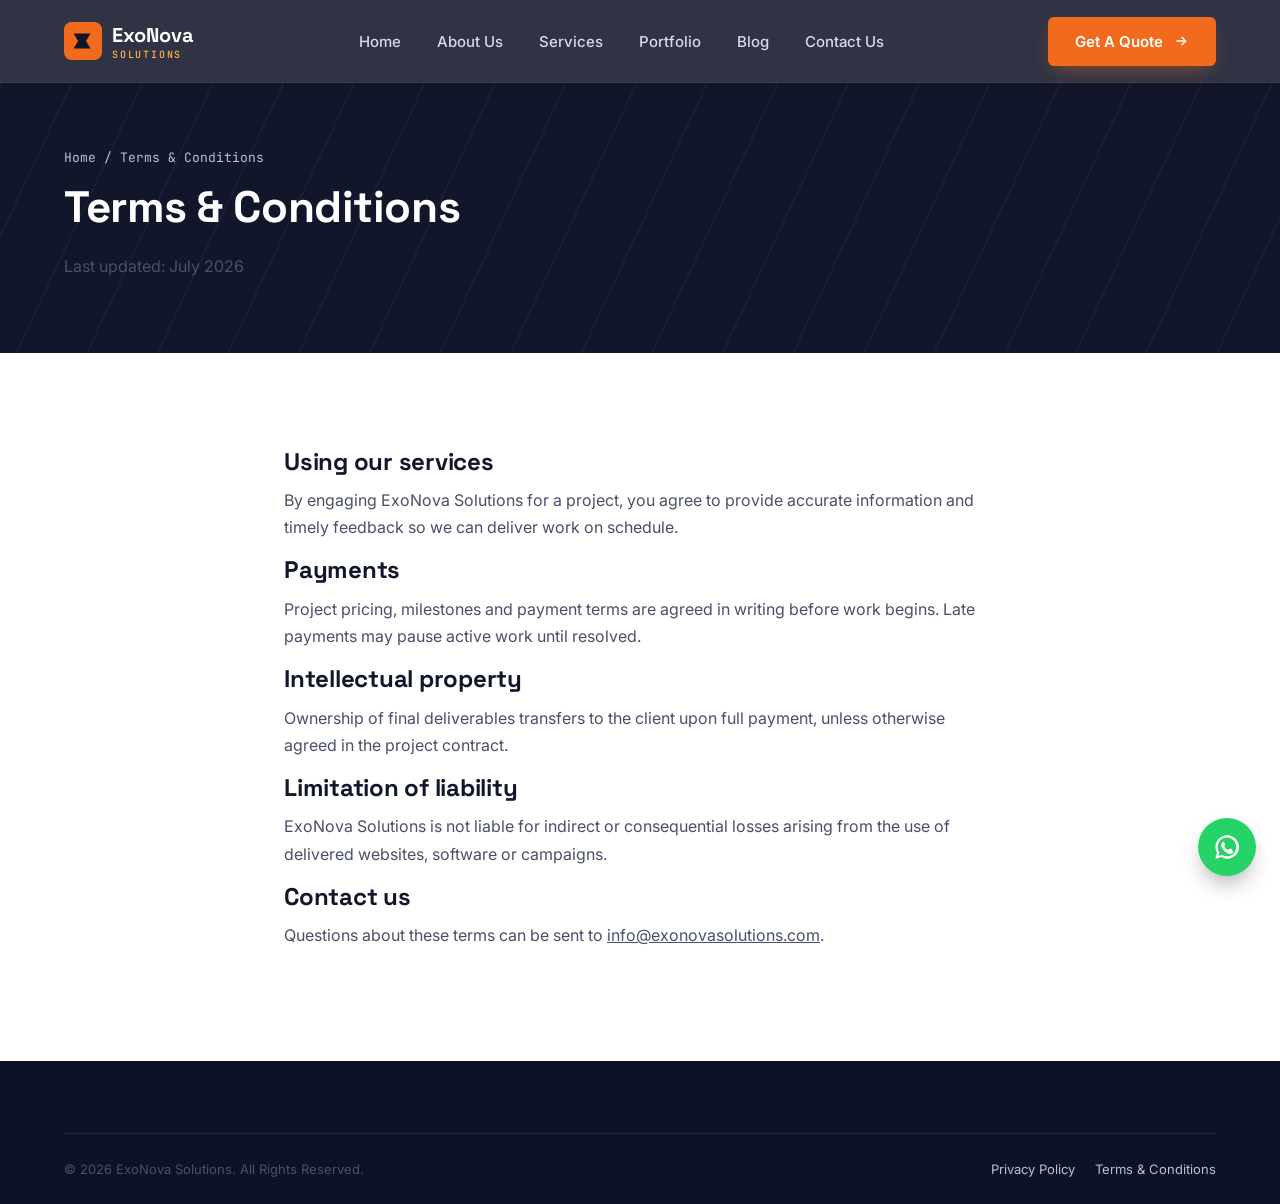
<file: terms.html>
<!DOCTYPE html>
<html lang="en">
<head>
<meta charset="UTF-8">
<meta name="viewport" content="width=device-width, initial-scale=1.0">
<title>Terms &amp; Conditions — ExoNova Solutions</title>
<meta name="description" content="Read the terms and conditions for using ExoNova Solutions' website and services.">
<link rel="canonical" href="https://www.exonovasolutions.com/terms.html">
<meta name="robots" content="index, follow">
<link rel="icon" href="data:image/svg+xml,<svg xmlns=%22http://www.w3.org/2000/svg%22 viewBox=%220 0 100 100%22><rect width=%22100%22 height=%22100%22 rx=%2220%22 fill=%22%2312162B%22/><path d=%22M25 30h45L58 50l12 20H25l12-20z%22 fill=%22%23F26B1D%22/></svg>">
<link rel="preconnect" href="https://fonts.googleapis.com">
<link rel="preconnect" href="https://fonts.gstatic.com" crossorigin>
<link href="https://fonts.googleapis.com/css2?family=Space+Grotesk:wght@500;600;700&family=Inter:wght@400;500;600;700&family=JetBrains+Mono:wght@400;500&display=swap" rel="stylesheet">
<link rel="stylesheet" href="css/style.css">
</head>
<body>
<a class="skip-link" href="#main">Skip to main content</a>
<header class="site-header">
  <div class="container">
    <a href="index.html" class="logo" aria-label="ExoNova Solutions home">
      <svg class="logo-mark" viewBox="0 0 100 100" aria-hidden="true"><rect width="100" height="100" rx="20" fill="#F26B1D"/><path d="M25 30h45L58 50l12 20H25l12-20z" fill="#12162B"/></svg>
      <span>ExoNova<br><small>SOLUTIONS</small></span>
    </a>
    <nav class="nav" aria-label="Primary">
      <a href="index.html">Home</a>
      <a href="about.html">About Us</a>
      <a href="services.html">Services</a>
      <a href="portfolio.html">Portfolio</a>
      <a href="blog.html">Blog</a>
      <a href="contact.html">Contact Us</a>
    </nav>
    <div class="header-actions">
      <a href="contact.html" class="btn btn-primary">Get A Quote<svg viewBox="0 0 24 24" fill="none" stroke="currentColor" stroke-width="2"><path d="M5 12h14M13 6l6 6-6 6"/></svg></a>
      <button class="menu-toggle" aria-label="Toggle menu" aria-expanded="false"><svg viewBox="0 0 24 24" fill="none" stroke="currentColor" stroke-width="2"><path d="M3 6h18M3 12h18M3 18h18"/></svg></button>
    </div>
  </div>
</header>
<main id="main">
  <section class="page-hero">
    <div class="container">
      <p class="breadcrumb"><a href="index.html">Home</a> / Terms &amp; Conditions</p>
      <h1>Terms &amp; Conditions</h1>
      <p>Last updated: July 2026</p>
    </div>
  </section>
  <section class="section">
    <div class="container" style="max-width:760px;">
      <h2>Using our services</h2>
      <p>By engaging ExoNova Solutions for a project, you agree to provide accurate information and timely feedback so we can deliver work on schedule.</p>
      <h2>Payments</h2>
      <p>Project pricing, milestones and payment terms are agreed in writing before work begins. Late payments may pause active work until resolved.</p>
      <h2>Intellectual property</h2>
      <p>Ownership of final deliverables transfers to the client upon full payment, unless otherwise agreed in the project contract.</p>
      <h2>Limitation of liability</h2>
      <p>ExoNova Solutions is not liable for indirect or consequential losses arising from the use of delivered websites, software or campaigns.</p>
      <h2>Contact us</h2>
      <p>Questions about these terms can be sent to <a href="mailto:info@exonovasolutions.com" style="text-decoration:underline;">info@exonovasolutions.com</a>.</p>
    </div>
  </section>
</main>
<footer class="site-footer">
  <div class="container">
    <div class="footer-bottom" style="border-top:1px solid rgba(255,255,255,.08); padding-top:24px;">
      <p style="margin:0;">© 2026 ExoNova Solutions. All Rights Reserved.</p>
      <div class="legal"><a href="privacy-policy.html">Privacy Policy</a><a href="terms.html">Terms &amp; Conditions</a></div>
    </div>
  </div>
</footer>
<a href="https://wa.me/923394567822" class="whatsapp-fab" aria-label="Chat on WhatsApp" target="_blank" rel="noopener"><svg viewBox="0 0 24 24" fill="currentColor"><path d="M12 2a10 10 0 0 0-8.6 15L2 22l5.2-1.4A10 10 0 1 0 12 2zm0 18a8 8 0 0 1-4.1-1.1l-.3-.2-3 .8.8-2.9-.2-.3A8 8 0 1 1 12 20zm4.4-5.9c-.2-.1-1.4-.7-1.6-.8-.2-.1-.4-.1-.5.1-.2.2-.6.8-.8 1-.1.1-.3.2-.5.1-.7-.3-1.4-.7-2-1.3-.5-.5-1-1.1-1.4-1.7-.1-.2 0-.4.1-.5l.4-.4c.1-.1.1-.3.2-.4.1-.1 0-.3 0-.4-.1-.1-.5-1.3-.7-1.7-.2-.5-.4-.4-.5-.4h-.5c-.2 0-.4.1-.6.3-.7.7-1 1.5-1 2.4.1 1 .5 2 1.1 2.9 1.1 1.7 2.5 3.1 4.3 4 .5.2 1 .4 1.5.5.6.2 1.1.2 1.6.1.5-.1 1.4-.6 1.6-1.1.2-.5.2-1 .1-1.1 0-.2-.2-.2-.4-.3z"/></svg></a>
<script src="js/script.js"></script>
</body>
</html>
</file>
<file: css/style.css>
/* ==========================================================================
   ExoNova Solutions — Stylesheet
   Design tokens: Navy/Orange brand system, Space Grotesk + Inter + JetBrains Mono
   Signature motif: chevron cuts (echoes the logomark) + mono "// code comment" labels
   ========================================================================== */

:root{
  /* Color */
  --navy-950: #0E1226;
  --navy-900: #12162B;
  --navy-800: #1B2140;
  --navy-700: #262d52;
  --orange-600: #E85D0A;
  --orange-500: #F26B1D;
  --orange-400: #FF8A3D;
  --gold-400: #FFB347;
  --bg-light: #F5F6FA;
  --bg-panel: #ECEEF5;
  --paper: #FFFFFF;
  --ink-900: #12162B;
  --ink-600: #4A4F6A;
  --ink-400: #7A7F9A;
  --line: #E3E5EF;
  --line-dark: #2A3054;

  /* Type */
  --font-display: "Space Grotesk", sans-serif;
  --font-body: "Inter", sans-serif;
  --font-mono: "JetBrains Mono", monospace;

  /* Layout */
  --container: 1200px;
  --radius: 10px;
  --chevron: polygon(0 0, 92% 0, 100% 50%, 92% 100%, 0 100%, 8% 50%);
}

*,*::before,*::after{ box-sizing:border-box; }
html{ scroll-behavior:smooth; }
body{
  margin:0;
  font-family:var(--font-body);
  color:var(--ink-900);
  background:var(--paper);
  -webkit-font-smoothing:antialiased;
  overflow-x:hidden;
}
img{ max-width:100%; display:block; }
a{ color:inherit; text-decoration:none; }
ul{ list-style:none; margin:0; padding:0; }
h1,h2,h3,h4{ font-family:var(--font-display); margin:0 0 .5em; line-height:1.1; letter-spacing:-0.01em; }
p{ margin:0 0 1em; color:var(--ink-600); line-height:1.7; }
button{ font-family:inherit; cursor:pointer; }
:focus-visible{ outline:3px solid var(--orange-400); outline-offset:2px; }

@media (prefers-reduced-motion: reduce){
  *{ animation-duration:.01ms !important; animation-iteration-count:1 !important; transition-duration:.01ms !important; scroll-behavior:auto !important; }
}

.container{ max-width:var(--container); margin:0 auto; padding:0 24px; }
.section{ padding:96px 0; }
.section--tight{ padding:64px 0; }
.section--dark{ background:var(--navy-900); color:#fff; }
.section--dark p{ color:#B9BEDD; }
.section--panel{ background:var(--bg-light); }

/* Eyebrow / mono labels — signature detail: reads like a code comment */
.eyebrow{
  display:inline-flex; align-items:center; gap:8px;
  font-family:var(--font-mono); font-size:13px; letter-spacing:.04em;
  color:var(--orange-500); text-transform:uppercase; margin-bottom:14px;
}
.eyebrow::before{ content:"//"; opacity:.6; }
.section--dark .eyebrow{ color:var(--gold-400); }

.section-head{ max-width:640px; margin-bottom:56px; }
.section-head.center{ margin-left:auto; margin-right:auto; text-align:center; }
.section-head h2{ font-size:clamp(28px,3.4vw,42px); }
.section-head .accent{ color:var(--orange-500); }

/* Buttons */
.btn{
  display:inline-flex; align-items:center; gap:10px;
  padding:14px 26px; border-radius:6px; font-weight:600; font-size:15px;
  border:1px solid transparent; transition:transform .18s ease, box-shadow .18s ease, background .18s ease;
  white-space:nowrap;
}
.btn svg{ width:16px; height:16px; transition:transform .18s ease; }
.btn:hover svg{ transform:translateX(3px); }
.btn-primary{ background:var(--orange-500); color:#fff; box-shadow:0 8px 20px -8px rgba(242,107,29,.6); }
.btn-primary:hover{ background:var(--orange-600); transform:translateY(-2px); }
.btn-outline{ border-color:rgba(255,255,255,.35); color:#fff; }
.btn-outline:hover{ background:rgba(255,255,255,.08); transform:translateY(-2px); }
.btn-outline-dark{ border-color:var(--line-dark); color:var(--navy-900); border-color:var(--ink-900); }
.btn-outline-dark:hover{ background:var(--navy-900); color:#fff; }
.btn-block{ width:100%; justify-content:center; }
.btn-sm{ padding:10px 18px; font-size:14px; }

/* ---------------- Header ---------------- */
.site-header{
  position:sticky; top:0; z-index:100;
  background:rgba(14,18,38,.86); backdrop-filter:blur(10px);
  border-bottom:1px solid rgba(255,255,255,.06);
}
.site-header .container{ display:flex; align-items:center; justify-content:space-between; height:82px; }
.logo{ display:flex; align-items:center; gap:10px; color:#fff; font-family:var(--font-display); font-weight:700; font-size:20px; }
.logo-mark{ width:38px; height:38px; flex:none; }
.logo small{ display:block; font-family:var(--font-mono); font-size:10px; letter-spacing:.18em; color:var(--gold-400); font-weight:500; }

.nav{ display:flex; align-items:center; gap:36px; }
.nav a{ color:#D7DAEF; font-size:15px; font-weight:500; position:relative; padding:6px 0; }
.nav a:hover, .nav a[aria-current="page"]{ color:#fff; }
.nav a[aria-current="page"]::after{
  content:""; position:absolute; left:0; right:0; bottom:-4px; height:2px; background:var(--orange-500);
}
.header-actions{ display:flex; align-items:center; gap:18px; }
.menu-toggle{ display:none; background:none; border:none; color:#fff; padding:8px; }
.menu-toggle svg{ width:26px; height:26px; }

@media (max-width: 960px){
  .nav{
    position:fixed; inset:82px 0 0 0; background:var(--navy-950); flex-direction:column;
    padding:32px 24px; gap:22px; transform:translateY(-12px); opacity:0; visibility:hidden;
    transition:opacity .25s ease, transform .25s ease, visibility .25s ease; overflow-y:auto;
  }
  .nav.is-open{ transform:translateY(0); opacity:1; visibility:visible; }
  .nav a{ font-size:20px; }
  .header-actions .btn-primary{ display:none; }
  .menu-toggle{ display:inline-flex; }
}

/* ---------------- Hero ---------------- */
.hero{
  position:relative; background:var(--navy-900); color:#fff; overflow:hidden;
  padding:88px 0 110px;
}
.hero::before{
  content:""; position:absolute; inset:0;
  background:
    radial-gradient(600px 400px at 88% 10%, rgba(242,107,29,.18), transparent 60%),
    repeating-linear-gradient(115deg, rgba(255,255,255,.035) 0 2px, transparent 2px 64px);
  pointer-events:none;
}
.hero .container{ position:relative; display:grid; grid-template-columns:1.05fr .95fr; gap:56px; align-items:center; }
.hero h1{ font-size:clamp(36px,5vw,58px); }
.hero h1 .accent{ color:var(--orange-500); }
.hero-lede{ font-size:18px; max-width:480px; }
.hero-cta{ display:flex; gap:16px; margin:32px 0 44px; flex-wrap:wrap; }
.trust-strip{ display:flex; gap:28px; flex-wrap:wrap; font-size:14px; color:#C6CAE6; }
.trust-strip li{ display:flex; align-items:center; gap:8px; }
.trust-strip svg{ width:18px; height:18px; color:var(--orange-500); flex:none; }

/* device mockup, css only, chevron-cut screens */
.device-stage{ position:relative; height:420px; }
.device-laptop{
  position:absolute; left:0; right:8%; top:20px; bottom:70px;
  background:var(--navy-800); border:1px solid var(--line-dark); border-radius:14px 14px 4px 4px;
  box-shadow:0 40px 80px -30px rgba(0,0,0,.6);
  clip-path:var(--chevron);
  overflow:hidden;
}
.device-laptop .screen{ position:absolute; inset:0; background:linear-gradient(160deg,#fff, #eef0fa 70%); padding:26px 40px; }
.device-laptop .bar{ display:flex; gap:6px; margin-bottom:20px; }
.device-laptop .bar span{ width:9px; height:9px; border-radius:50%; background:#ddd; }
.device-laptop .line{ height:10px; border-radius:4px; background:#dfe2f0; margin-bottom:10px; }
.device-laptop .line.short{ width:55%; }
.device-laptop .chip{ display:inline-block; margin-top:14px; padding:8px 16px; border-radius:5px; background:var(--orange-500); color:#fff; font-size:12px; font-family:var(--font-mono); }
.device-phone{
  position:absolute; right:0; bottom:0; width:150px; height:280px;
  background:var(--navy-950); border:6px solid var(--navy-950); border-radius:22px;
  box-shadow:0 30px 60px -20px rgba(0,0,0,.7);
}
.device-phone .screen{ position:absolute; inset:0; border-radius:16px; background:linear-gradient(200deg,#12162B,#1B2140 60%,var(--orange-500)); padding:18px; }
.device-phone .dot{ width:6px; height:6px; border-radius:50%; background:var(--gold-400); margin-bottom:14px; }
.device-phone .txt{ font-family:var(--font-mono); color:#fff; font-size:10px; line-height:1.6; opacity:.85; }

/* ---------------- Services ---------------- */
.grid{ display:grid; gap:24px; }
.grid-3{ grid-template-columns:repeat(3,1fr); }
.grid-6{ grid-template-columns:repeat(3,1fr); }
.grid-4{ grid-template-columns:repeat(4,1fr); }
.grid-2{ grid-template-columns:repeat(2,1fr); }

.card{
  background:var(--paper); border:1px solid var(--line); border-radius:var(--radius);
  padding:32px 28px; transition:transform .2s ease, box-shadow .2s ease, border-color .2s ease;
  position:relative;
}
.card:hover{ transform:translateY(-6px); box-shadow:0 24px 44px -28px rgba(18,22,43,.25); border-color:var(--orange-400); }
.card-num{ font-family:var(--font-mono); font-size:12px; color:var(--orange-500); margin-bottom:14px; display:block; }
.card-icon{
  width:52px; height:52px; border-radius:8px; display:flex; align-items:center; justify-content:center;
  background:linear-gradient(145deg, rgba(242,107,29,.14), rgba(242,107,29,.05)); color:var(--orange-500);
  margin-bottom:20px;
}
.card-icon svg{ width:26px; height:26px; }
.card h3{ font-size:19px; margin-bottom:10px; }
.card p{ font-size:14.5px; margin-bottom:0; }
.card-link{ display:inline-flex; align-items:center; gap:6px; margin-top:16px; font-size:14px; font-weight:600; color:var(--orange-500); }
.card-link svg{ width:14px; height:14px; }

/* ---------------- Stat strip ---------------- */
.stat-strip{
  background:var(--navy-950); color:#fff;
  display:grid; grid-template-columns:repeat(4,1fr);
  border-radius:var(--radius);
}
.stat-strip .stat{ padding:38px 24px; text-align:center; border-right:1px solid rgba(255,255,255,.08); }
.stat-strip .stat:last-child{ border-right:none; }
.stat-num{ font-family:var(--font-mono); font-size:32px; color:var(--orange-500); font-weight:700; }
.stat-label{ font-size:13.5px; color:#B9BEDD; margin-top:4px; }

/* ---------------- Team ---------------- */
.team-card{ text-align:left; }
.team-photo{
  position:relative; aspect-ratio:4/4.6; border-radius:var(--radius) var(--radius) 0 0; overflow:hidden;
  background:var(--bg-panel);
}
.team-photo img{ width:100%; height:100%; object-fit:cover; }
.team-info{ background:var(--paper); border:1px solid var(--line); border-top:none; border-radius:0 0 var(--radius) var(--radius); padding:18px 20px; }
.team-info h3{ font-size:17px; margin-bottom:2px; }
.team-role{ font-family:var(--font-mono); font-size:12.5px; color:var(--orange-500); }
.team-social{ display:flex; gap:12px; margin-top:14px; }
.team-social a{ width:30px; height:30px; border-radius:50%; border:1px solid var(--line); display:flex; align-items:center; justify-content:center; color:var(--ink-600); transition:.2s; }
.team-social a:hover{ background:var(--orange-500); border-color:var(--orange-500); color:#fff; }
.team-social svg{ width:14px; height:14px; }

/* ---------------- Portfolio ---------------- */
.filter-bar{ display:flex; gap:10px; flex-wrap:wrap; margin-bottom:40px; }
.filter-btn{
  background:none; border:1px solid var(--line); padding:9px 18px; border-radius:20px; font-size:13.5px; font-weight:600; color:var(--ink-600);
  transition:.2s;
}
.filter-btn:hover{ border-color:var(--orange-400); color:var(--orange-500); }
.filter-btn.is-active{ background:var(--navy-900); border-color:var(--navy-900); color:#fff; }

.project-card{ border-radius:var(--radius); overflow:hidden; border:1px solid var(--line); background:#fff; }
.project-thumb{ aspect-ratio:4/3; overflow:hidden; background:var(--navy-900); position:relative; }
.project-thumb img{ width:100%; height:100%; object-fit:cover; transition:transform .4s ease; }
.project-card:hover .project-thumb img{ transform:scale(1.06); }
.project-tag{ position:absolute; top:14px; left:14px; background:var(--orange-500); color:#fff; font-family:var(--font-mono); font-size:11px; padding:5px 10px; border-radius:4px; }
.project-body{ padding:20px 22px; }
.project-body h3{ font-size:17px; margin-bottom:2px; }
.project-body .cat{ font-size:13px; color:var(--orange-500); font-weight:600; }

/* ---------------- Testimonials ---------------- */
.testi-track{ display:grid; grid-template-columns:repeat(3,1fr); gap:24px; }
.testi-card{ background:var(--paper); border:1px solid var(--line); border-radius:var(--radius); padding:30px; }
.quote-mark{ font-family:var(--font-display); font-size:44px; color:var(--orange-400); line-height:1; }
.testi-text{ margin:10px 0 22px; font-size:15px; }
.testi-person{ display:flex; align-items:center; gap:12px; }
.testi-person img{ width:46px; height:46px; border-radius:50%; object-fit:cover; }
.testi-person h4{ font-size:14.5px; margin:0; font-family:var(--font-body); font-weight:700; }
.testi-person span{ font-size:12.5px; color:var(--ink-400); }
.stars{ color:var(--orange-500); font-size:13px; margin-top:6px; letter-spacing:2px; }

/* ---------------- CTA banner ---------------- */
.cta-banner{
  background:linear-gradient(100deg,var(--orange-600),var(--orange-500));
  color:#fff; border-radius:var(--radius);
  display:flex; align-items:center; justify-content:space-between; gap:24px; flex-wrap:wrap;
  padding:36px 42px;
}
.cta-banner h3{ font-size:22px; margin-bottom:4px; }
.cta-info{ display:flex; gap:32px; flex-wrap:wrap; font-size:14px; }
.cta-info li{ display:flex; align-items:center; gap:8px; }
.cta-info svg{ width:18px; height:18px; }
.cta-banner .btn-outline{ border-color:rgba(255,255,255,.5); }

/* ---------------- Footer ---------------- */
.site-footer{ background:var(--navy-950); color:#B9BEDD; padding-top:72px; }
.footer-grid{ display:grid; grid-template-columns:1.4fr 1fr 1fr 1.1fr; gap:40px; padding-bottom:48px; border-bottom:1px solid rgba(255,255,255,.08); }
.footer-grid h4{ color:#fff; font-size:15px; margin-bottom:18px; font-family:var(--font-mono); text-transform:uppercase; letter-spacing:.04em; }
.footer-grid ul li{ margin-bottom:10px; }
.footer-grid ul a{ font-size:14.5px; color:#B9BEDD; transition:.2s; display:inline-flex; align-items:center; gap:6px; }
.footer-grid ul a:hover{ color:var(--orange-400); }
.footer-grid ul a svg{ width:14px; height:14px; }
.footer-social{ display:flex; gap:10px; margin-top:18px; }
.footer-social a{ width:36px; height:36px; border-radius:50%; border:1px solid rgba(255,255,255,.15); display:flex; align-items:center; justify-content:center; }
.footer-social a:hover{ background:var(--orange-500); border-color:var(--orange-500); }
.footer-social svg{ width:15px; height:15px; }
.footer-bottom{ display:flex; justify-content:space-between; align-items:center; padding:24px 0; font-size:13px; flex-wrap:wrap; gap:12px; }
.footer-bottom .legal{ display:flex; gap:20px; }
.whatsapp-fab{
  position:fixed; right:24px; bottom:24px; width:58px; height:58px; border-radius:50%;
  background:#25D366; display:flex; align-items:center; justify-content:center; box-shadow:0 12px 24px -8px rgba(0,0,0,.4);
  z-index:90;
}
.whatsapp-fab svg{ width:28px; height:28px; color:#fff; }

/* ---------------- Reveal animation ---------------- */
[data-reveal]{ opacity:0; transform:translateY(18px); transition:opacity .6s ease, transform .6s ease; }
[data-reveal].is-visible{ opacity:1; transform:none; }

/* ---------------- Page hero (inner pages) ---------------- */
.page-hero{ background:var(--navy-900); color:#fff; padding:64px 0 56px; position:relative; overflow:hidden; }
.page-hero::before{ content:""; position:absolute; inset:0; background:repeating-linear-gradient(115deg, rgba(255,255,255,.035) 0 2px, transparent 2px 64px); }
.page-hero .container{ position:relative; }
.breadcrumb{ font-family:var(--font-mono); font-size:13px; color:#B9BEDD; margin-bottom:14px; }
.breadcrumb a:hover{ color:var(--orange-400); }
.page-hero h1{ font-size:clamp(30px,4vw,44px); }

/* ---------------- Misc components: forms, blog, about ---------------- */
.form-field{ margin-bottom:20px; }
.form-field label{ display:block; font-size:14px; font-weight:600; margin-bottom:8px; }
.form-field input, .form-field textarea, .form-field select{
  width:100%; padding:13px 16px; border:1px solid var(--line); border-radius:6px; font-family:inherit; font-size:14.5px;
  background:#fff; transition:border-color .2s;
}
.form-field input:focus, .form-field textarea:focus, .form-field select:focus{ border-color:var(--orange-500); }
.form-grid{ display:grid; grid-template-columns:1fr 1fr; gap:0 20px; }
.form-note{ font-size:13px; color:var(--ink-400); margin-top:10px; }
.form-success{ display:none; background:#E9F9EF; border:1px solid #B7ECC7; color:#1D7A3E; padding:14px 18px; border-radius:8px; font-size:14px; margin-bottom:20px; }
.form-success.is-visible{ display:block; }

.contact-info-card{ background:var(--bg-light); border-radius:var(--radius); padding:32px; }
.contact-info-card li{ display:flex; gap:16px; padding:16px 0; border-bottom:1px solid var(--line); }
.contact-info-card li:last-child{ border-bottom:none; }
.contact-info-card .ic{ width:42px; height:42px; border-radius:8px; background:var(--orange-500); color:#fff; display:flex; align-items:center; justify-content:center; flex:none; }
.contact-info-card .ic svg{ width:20px; height:20px; }
.contact-info-card h4{ font-size:15px; margin-bottom:2px; }
.contact-info-card p{ margin:0; font-size:14px; }

.map-frame{ border-radius:var(--radius); overflow:hidden; border:1px solid var(--line); filter:grayscale(.15); }

.blog-card{ border:1px solid var(--line); border-radius:var(--radius); overflow:hidden; background:#fff; }
.blog-thumb{ aspect-ratio:16/10; overflow:hidden; }
.blog-thumb img{ width:100%; height:100%; object-fit:cover; }
.blog-body{ padding:22px; }
.blog-meta{ font-family:var(--font-mono); font-size:12px; color:var(--orange-500); margin-bottom:10px; display:flex; gap:14px; }
.blog-body h3{ font-size:18px; margin-bottom:10px; }
.blog-body a.card-link{ margin-top:6px; }

.value-card{ display:flex; gap:18px; align-items:flex-start; }
.value-card .card-icon{ margin-bottom:0; flex:none; }
.value-card h3{ font-size:17px; }

.timeline{ position:relative; padding-left:28px; border-left:2px solid var(--line); }
.timeline-item{ position:relative; padding-bottom:36px; }
.timeline-item:last-child{ padding-bottom:0; }
.timeline-item::before{ content:""; position:absolute; left:-35px; top:2px; width:12px; height:12px; border-radius:50%; background:var(--orange-500); border:3px solid #fff; box-shadow:0 0 0 2px var(--orange-500); }
.timeline-year{ font-family:var(--font-mono); color:var(--orange-500); font-size:13px; }

.faq-item{ border-bottom:1px solid var(--line); padding:22px 0; }
.faq-q{ display:flex; justify-content:space-between; align-items:center; cursor:pointer; font-family:var(--font-display); font-size:17px; gap:20px; }
.faq-q svg{ width:20px; height:20px; flex:none; transition:transform .25s ease; color:var(--orange-500); }
.faq-item.is-open .faq-q svg{ transform:rotate(45deg); }
.faq-a{ max-height:0; overflow:hidden; transition:max-height .3s ease; }
.faq-item.is-open .faq-a{ max-height:220px; }
.faq-a p{ padding-top:14px; margin-bottom:0; }

.skip-link{ position:absolute; left:-9999px; top:0; background:#fff; padding:12px 20px; z-index:200; }
.skip-link:focus{ left:12px; top:12px; }

/* Responsive */
@media (max-width: 1080px){
  .grid-6{ grid-template-columns:repeat(2,1fr); }
  .grid-4{ grid-template-columns:repeat(2,1fr); }
  .footer-grid{ grid-template-columns:1fr 1fr; }
}
@media (max-width: 860px){
  .hero .container{ grid-template-columns:1fr; }
  .device-stage{ height:300px; margin-top:20px; }
  .grid-3, .grid-2, .testi-track{ grid-template-columns:1fr; }
  .stat-strip{ grid-template-columns:repeat(2,1fr); }
  .stat-strip .stat:nth-child(2){ border-right:none; }
  .form-grid{ grid-template-columns:1fr; }
  .cta-banner{ flex-direction:column; align-items:flex-start; }
}
@media (max-width: 560px){
  .section{ padding:64px 0; }
  .grid-6, .grid-4{ grid-template-columns:1fr; }
  .footer-grid{ grid-template-columns:1fr; }
  .footer-bottom{ flex-direction:column; align-items:flex-start; }
}
</file>
